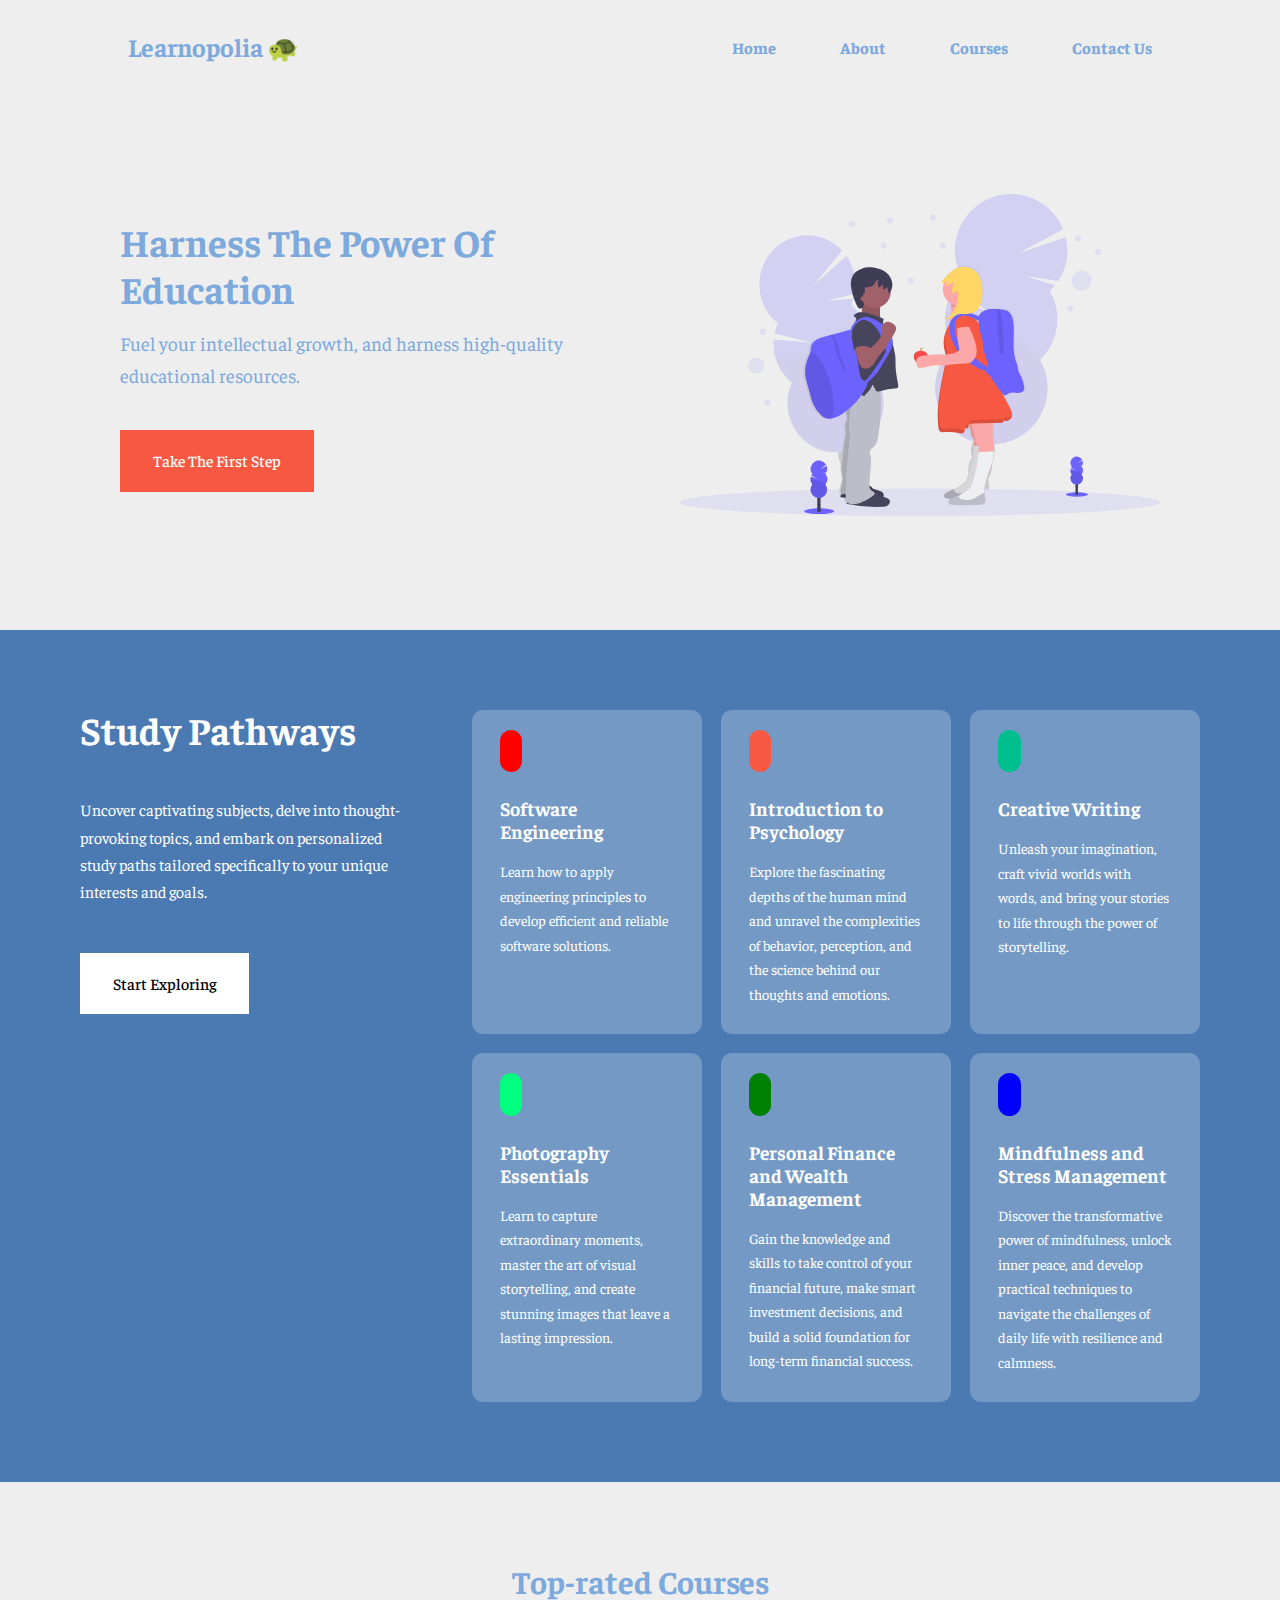
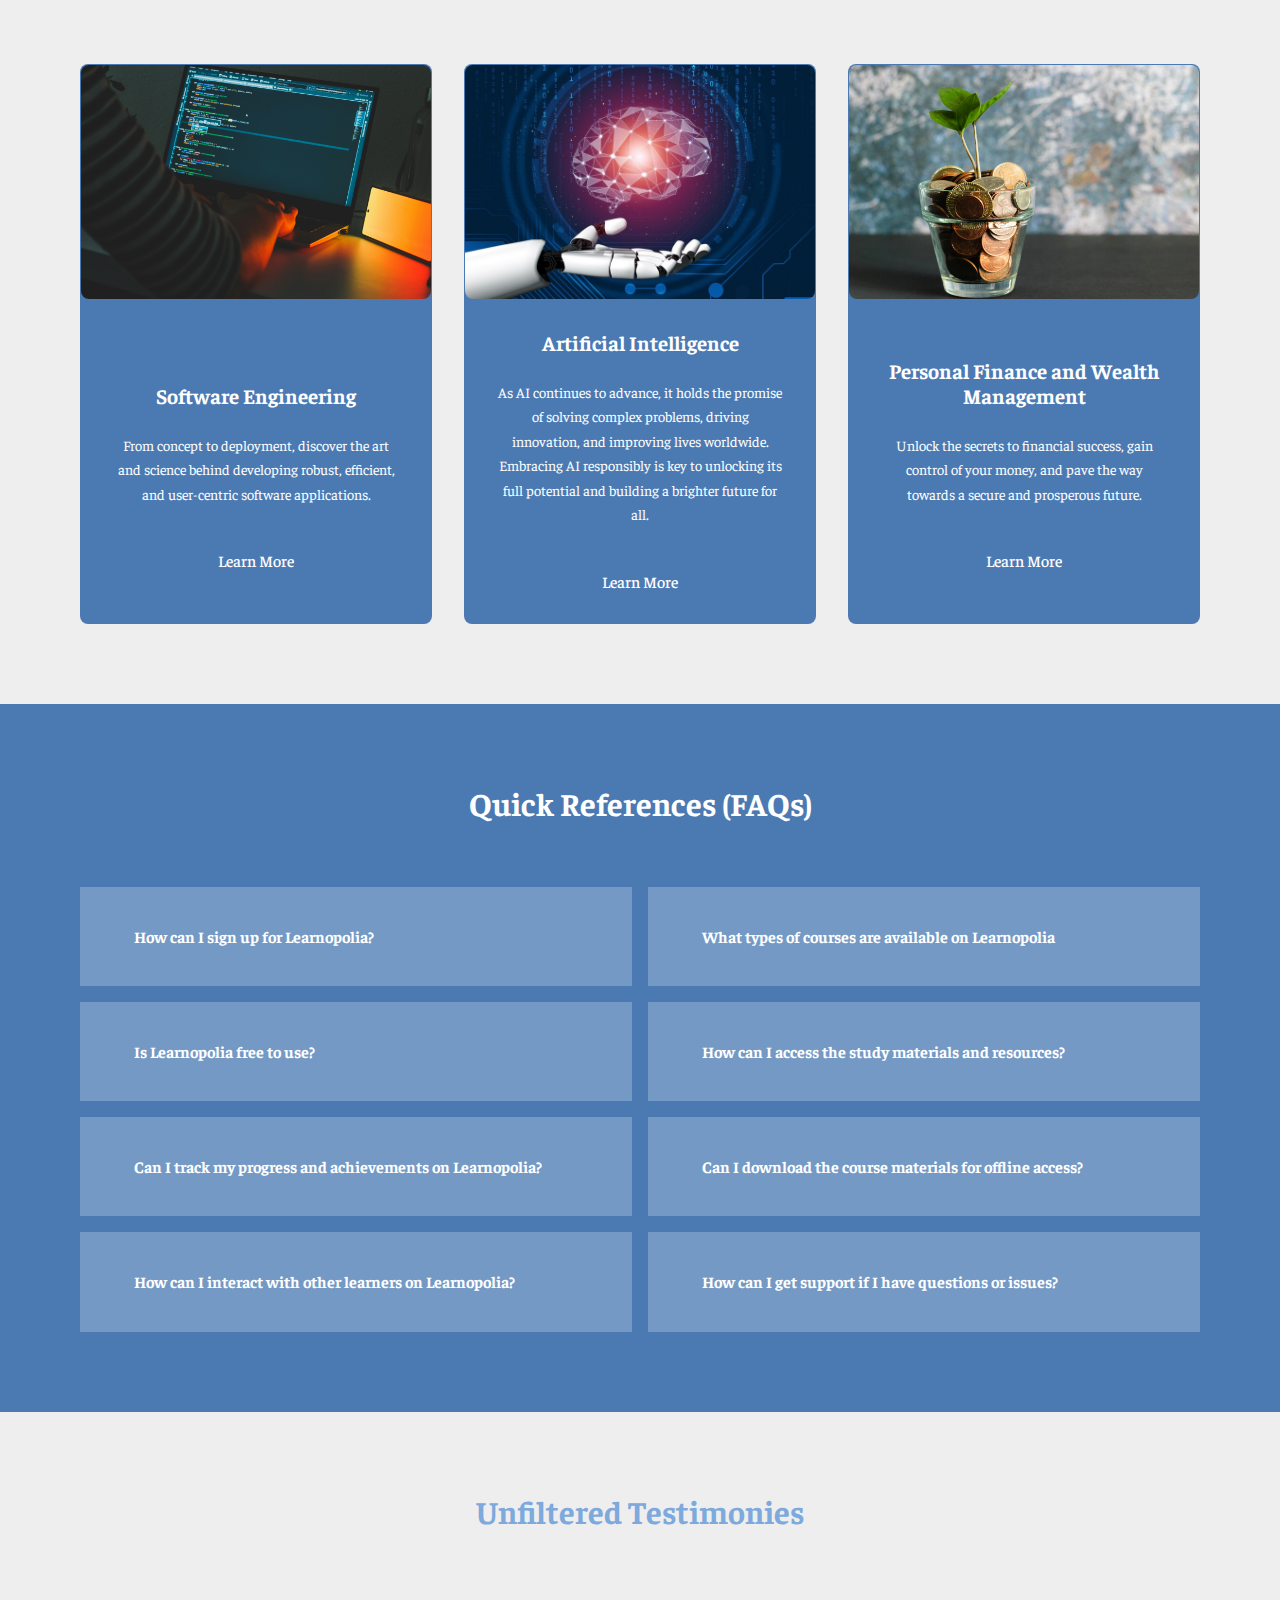
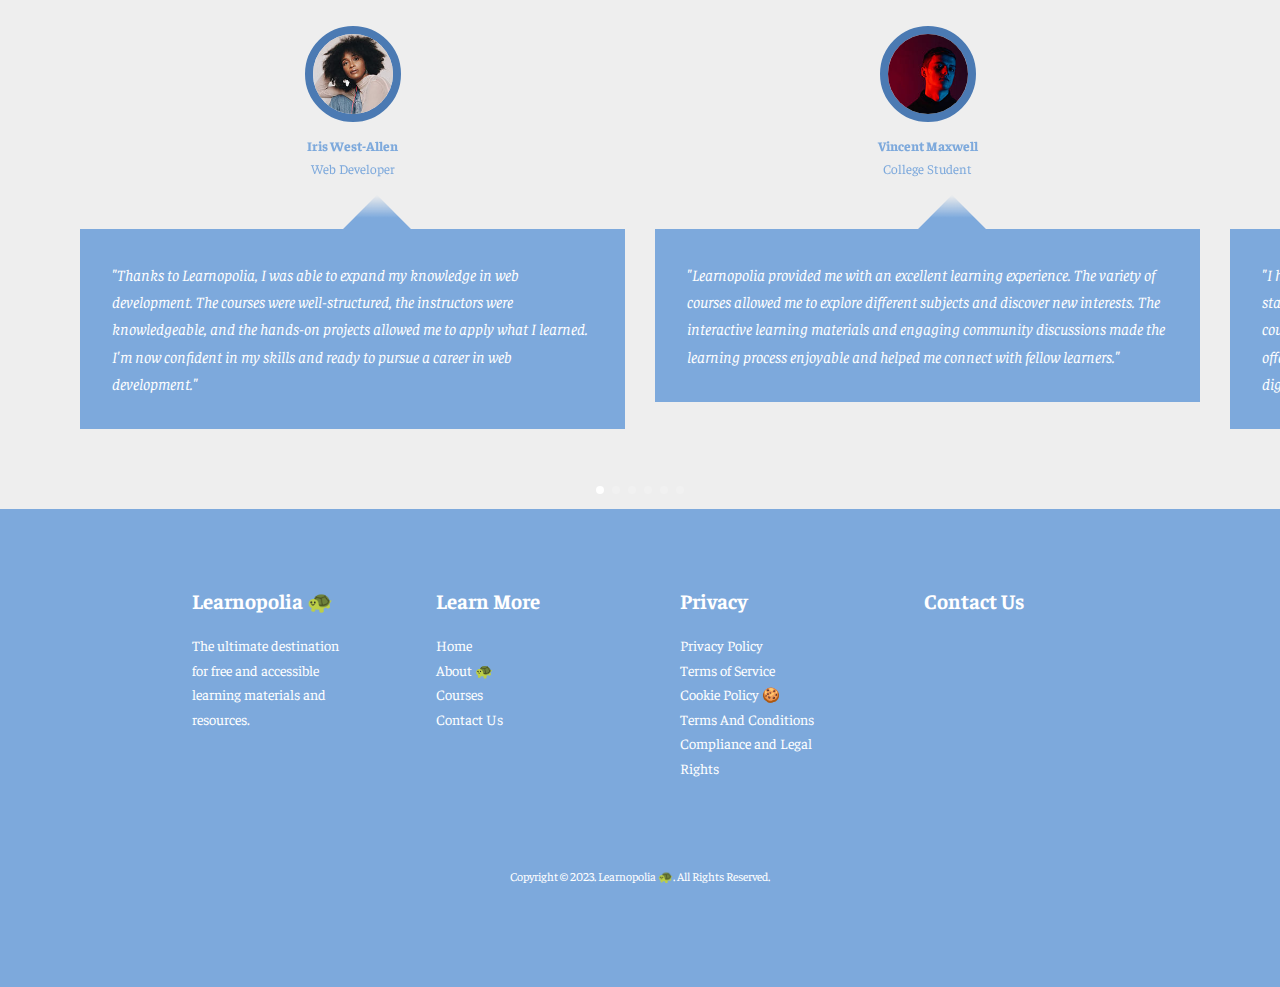
<file: index.html>
<!DOCTYPE html>
<html lang="en">
  <head>
    <meta charset="utf-8" />
    <meta http-equiv="X-UA-Compatible" content="IE=edge" />
    <meta name="viewport" content="width=device-width, initial-scale=1.0" />
    <title>Learnopolia 🐢</title>

    <!-- Home Page Logo -->
    <link
      rel="icon"
      href="images/website-logo/home-page/PNG.png"
      type="image/png"
    />

    <!-- Link style.css -->
    <link rel="stylesheet" href="css/style.css" />

    <!-- ICONSCOUT CDN -->
    <link
      rel="stylesheet"
      href="https://unicons.iconscout.com/release/v2.1.6/css/unicons.css"
    />

    <!-- GOOGLE FONT (Faustina) -->
    <link rel="preconnect" href="https://fonts.googleapis.com" />
    <link rel="preconnect" href="https://fonts.gstatic.com" crossorigin />
    <link
      href="https://fonts.googleapis.com/css2?family=Faustina:wght@300;400;500;600;700;800&display=swap"
      rel="stylesheet"
    />

    <!-- Swiper.js CDN -->
    <link
      rel="stylesheet"
      href="https://cdn.jsdelivr.net/npm/swiper@9/swiper-bundle.min.css"
    />

    <!-- Adding background texture -->
    <!-- <style>
      body {
        background-image: url("/images/bg-texture.png");
      }
    </style> -->
  </head>

  <body>
    <!-- NAVIGATION BAR -->
    <nav>
      <div class="container nav__container">
        <a href="/">
          <h3>Learnopolia 🐢</h3>
        </a>
        <ul class="nav__menu" id="page-font">
          <li><a href="/">Home</a></li>
          <li><a href="/about">About</a></li>
          <li><a href="/courses">Courses</a></li>
          <li><a href="/contact">Contact Us</a></li>
        </ul>
        <button id="open-menu-btn"><i class="uil uil-bars"></i></button>
        <button id="close-menu-btn">
          <i class="uil uil-times-square"></i>
        </button>
      </div>
    </nav>

    <!-- HEADER -->
    <header>
      <div class="header__content">
        <h1>Harness The Power Of Education</h1>
        <p>
          Fuel your intellectual growth, and harness high-quality educational
          resources.
        </p>
        <a href="/login" class="btn btn-primary">Take The First Step</a>
      </div>
      <div class="header__content">
        <img src="images/index_header.svg" />
      </div>
      <!-- <div class="container header__container">
        
      </div> -->
    </header>

    <section class="categories">
      <div class="categories__container">
        <div class="categories__left">
          <h1>Study Pathways</h1>
          <p>
            Uncover captivating subjects, delve into thought-provoking topics,
            and embark on personalized study paths tailored specifically to your
            unique interests and goals.
          </p>
          <a href="/login" class="btn">Start Exploring</a>
        </div>

        <div class="categories__right">
          <article class="category">
            <span class="category__icon"
              ><i class="uil uil-desktop-cloud-alt"></i
            ></span>
            <h5>Software Engineering</h5>
            <p>
              Learn how to apply engineering principles to develop efficient and
              reliable software solutions.
            </p>
          </article>

          <article class="category">
            <span class="category__icon"><i class="uil uil-brain"></i></span>
            <h5>Introduction to Psychology</h5>
            <p>
              Explore the fascinating depths of the human mind and unravel the
              complexities of behavior, perception, and the science behind our
              thoughts and emotions.
            </p>
          </article>

          <article class="category">
            <span class="category__icon"><i class="uil uil-edit"></i></span>
            <h5>Creative Writing</h5>
            <p>
              Unleash your imagination, craft vivid worlds with words, and bring
              your stories to life through the power of storytelling.
            </p>
          </article>

          <article class="category">
            <span class="category__icon"
              ><i class="uil uil-camera-plus"></i
            ></span>
            <h5>Photography Essentials</h5>
            <p>
              Learn to capture extraordinary moments, master the art of visual
              storytelling, and create stunning images that leave a lasting
              impression.
            </p>
          </article>

          <article class="category">
            <span class="category__icon"
              ><i class="uil uil-credit-card-search"></i
            ></span>
            <h5>Personal Finance and Wealth Management</h5>
            <p>
              Gain the knowledge and skills to take control of your financial
              future, make smart investment decisions, and build a solid
              foundation for long-term financial success.
            </p>
          </article>

          <article class="category">
            <span class="category__icon"
              ><i class="uil uil-heart-medical"></i
            ></span>
            <h5>Mindfulness and Stress Management</h5>
            <p>
              Discover the transformative power of mindfulness, unlock inner
              peace, and develop practical techniques to navigate the challenges
              of daily life with resilience and calmness.
            </p>
          </article>
        </div>
      </div>
    </section>

    <!-- SECTION FOR POPULAR COURSES -->
    <section class="courses">
      <h2>Top-rated Courses</h2>
      <div class="courses__container">
        <!-- First course -->
        <article class="course">
          <div class="course__image">
            <img src="images/software.jpg" />
          </div>
          <div class="course__info">
            <h4>Software Engineering</h4>
            <p>
              From concept to deployment, discover the art and science behind
              developing robust, efficient, and user-centric software
              applications.
            </p>
            <a href="/login" class="btn btn-primary">Learn More</a> <!-- https://www.alxafrica.com/ -->
          </div>
        </article>

        <!-- Second course -->
        <article class="course">
          <div class="course__image">
            <img src="images/ai.jpg" />
          </div>
          <div class="course__info">
            <h4>Artificial Intelligence</h4>
            <p>
              As AI continues to advance, it holds the promise of solving complex problems, driving innovation,
              and improving lives worldwide. Embracing AI responsibly is key to unlocking its full potential
              and building a brighter future for all.
            </p>
            <a href="/login" class="btn btn-primary" target="_blank">Learn More</a> <!-- https://www.alxafrica.com/programme/career-ready-skills-training/ -->
          </div>
        </article>

        <!-- Third course -->
        <article class="course">
          <div class="course__image">
            <img src="images/finance.jpg" />
          </div>
          <div class="course__info">
            <h4>Personal Finance and Wealth Management</h4>
            <p>
              Unlock the secrets to financial success, gain control of your
              money, and pave the way towards a secure and prosperous future.
            </p>
            <a href="/login" class="btn btn-primary" target="_blank">Learn More</a> <!-- https://www.udemy.com/topic/personal-finance/ -->
          </div>
        </article>
      </div>
    </section>

    <!-- FREQUENTLY ASKED QUESTIONS -->
    <section class="faqs">
      <h2>Quick References (FAQs)</h2>
      <div class="faqs__container">
        <!-- First FAQ-->
        <article class="faq">
          <div class="faq__icon"><i class="uil uil-plus"></i></div>
          <div class="question__answer">
            <h4>How can I sign up for Learnopolia?</h4>
            <p>
              Signing up for Learnopolia is easy! Simply click on the "Sign Up"
              button and follow the prompts to create your account using your
              email.
            </p>
          </div>
        </article>

        <!-- Second FAQ-->
        <article class="faq">
          <div class="faq__icon"><i class="uil uil-plus"></i></div>
          <div class="question__answer">
            <h4>What types of courses are available on Learnopolia</h4>
            <p>
              Learnopolia offers a wide range of courses covering various
              subjects, including technology, arts, business, languages, and
              more. You'll find something to suit your interests and learning
              goals.
            </p>
          </div>
        </article>

        <!-- Third FAQ-->
        <article class="faq">
          <div class="faq__icon"><i class="uil uil-plus"></i></div>
          <div class="question__answer">
            <h4>Is Learnopolia free to use?</h4>
            <p>
              Yes, Learnopolia is completely free to use. We believe in
              providing accessible and affordable education for all.
            </p>
          </div>
        </article>

        <!-- Fourth FAQ-->
        <article class="faq">
          <div class="faq__icon"><i class="uil uil-plus"></i></div>
          <div class="question__answer">
            <h4>How can I access the study materials and resources?</h4>
            <p>
              Once you sign up and enroll in a course, you'll have access to the
              study materials and resources within the course dashboard. You can
              conveniently access them anytime, anywhere, from any device with
              an internet connection.
            </p>
          </div>
        </article>

        <!-- Fifth FAQ-->
        <article class="faq">
          <div class="faq__icon"><i class="uil uil-plus"></i></div>
          <div class="question__answer">
            <h4>Can I track my progress and achievements on Learnopolia?</h4>
            <p>
              Absolutely! Learnopolia provides progress tracking and achievement
              badges to help you monitor your learning journey. You can see your
              course progress, completed modules, and earn badges as you reach
              milestones.
            </p>
          </div>
        </article>

        <!-- Sixth FAQ-->
        <article class="faq">
          <div class="faq__icon"><i class="uil uil-plus"></i></div>
          <div class="question__answer">
            <h4>Can I download the course materials for offline access?</h4>
            <p>
              Yes, on Learnopolia, you have the option to download certain
              course materials for offline access. Look for the download button
              next to the resources or lectures that are available for offline
              viewing.
            </p>
          </div>
        </article>

        <!-- Seventh FAQ-->
        <article class="faq">
          <div class="faq__icon"><i class="uil uil-plus"></i></div>
          <div class="question__answer">
            <h4>How can I interact with other learners on Learnopolia?</h4>
            <p>
              Learnopolia encourages an interactive learning environment. You
              can engage with other learners through discussion forums,
              course-specific chat groups, and community boards where you can
              share insights, ask questions, and collaborate with fellow
              learners.
            </p>
          </div>
        </article>

        <!-- Eighth FAQ-->
        <article class="faq">
          <div class="faq__icon"><i class="uil uil-plus"></i></div>
          <div class="question__answer">
            <h4>How can I get support if I have questions or issues?</h4>
            <p>
              If you have any questions or encounter any issues, our support
              team is here to help! You can reach out to us through the "Contact
              Us" page or send an email to our support email address. We'll
              respond to you promptly and assist you in any way we can.
            </p>
          </div>
        </article>
      </div>
    </section>

    <!-- UNFILTERED TESTIMONIES-->
    <section class="user__container mySwiper">
      <h2>Unfiltered Testimonies</h2>
      <div class="swiper-wrapper">
        <!-- First Success Story -->
        <article class="user swiper-slide">
          <div class="avatar">
            <img src="images/users/iris.jpg" />
          </div>
          <div class="user__info">
            <h5><strong>Iris West-Allen</strong></h5>
            <small>Web Developer</small>
          </div>
          <div class="user__body">
            <p>
              <em>
                "Thanks to Learnopolia, I was able to expand my knowledge in web
                development. The courses were well-structured, the instructors
                were knowledgeable, and the hands-on projects allowed me to
                apply what I learned. I'm now confident in my skills and ready
                to pursue a career in web development."
              </em>
            </p>
          </div>
        </article>

        <!-- Second Success Story -->
        <article class="user swiper-slide">
          <div class="avatar">
            <img src="images/users/vincent.jpg" />
          </div>
          <div class="user__info">
            <h5><strong>Vincent Maxwell</strong></h5>
            <small>College Student</small>
          </div>
          <div class="user__body">
            <p>
              <em>
                "Learnopolia provided me with an excellent learning experience.
                The variety of courses allowed me to explore different subjects
                and discover new interests. The interactive learning materials
                and engaging community discussions made the learning process
                enjoyable and helped me connect with fellow learners."
              </em>
            </p>
          </div>
        </article>

        <!-- Third Success Story-->
        <article class="user swiper-slide">
          <div class="avatar">
            <img src="images/users/michael.jpg" />
          </div>
          <div class="user__info">
            <h5><strong>Michael Wazowsky</strong></h5>
            <small>Digital Marketer</small>
          </div>
          <div class="user__body">
            <p>
              <em>
                "I had always been interested in digital marketing but didn't
                know where to start. Learnopolia's digital marketing course was
                a game-changer for me. The course covered all the essential
                topics, provided practical insights, and even offered industry
                certifications. Thanks to Learnopolia, I'm now confident in my
                digital marketing skills and ready to pursue my passion."
              </em>
            </p>
          </div>
        </article>

        <!-- Fourth Success Story -->
        <article class="user swiper-slide">
          <div class="avatar">
            <img src="images/users/aisha.jpg" />
          </div>
          <div class="user__info">
            <h5>
              <strong>Aisha Baali</strong>
            </h5>
            <small>Entrepreneur</small>
          </div>
          <div class="user__body">
            <p>
              <em>
                "I was looking to enhance my leadership skills, and
                Learnopolia's leadership development courses exceeded my
                expectations. The comprehensive modules, interactive
                simulations, and expert-led discussions provided valuable
                insights and practical strategies. Learnopolia empowered me to
                become a more effective leader in my professional and personal
                life."
              </em>
            </p>
          </div>
        </article>

        <!-- Fifth Success Story -->
        <article class="user swiper-slide">
          <div class="avatar">
            <img src="images/users/lisa.jpg" />
          </div>
          <div class="user__info">
            <h5><strong>Lisa Bennoist</strong></h5>
            <small>High-School Student</small>
          </div>
          <div class="user__body">
            <p>
              <em>
                "Learnopolia provided me with an excellent learning experience.
                The variety of courses allowed me to explore different subjects
                and discover new interests. The interactive learning materials
                and engaging community discussions made the learning process
                enjoyable and helped me connect with fellow learners."
              </em>
            </p>
          </div>
        </article>

        <!-- Sixth Success Story-->
        <article class="user swiper-slide">
          <div class="avatar">
            <img src="images/users/lazolia.jpg" />
          </div>
          <div class="user__info">
            <h5><strong>Lazolia</strong></h5>
            <small>Student</small>
          </div>
          <div class="user__body">
            <p>
              <em>
                "Learnopolia transformed my language learning experience. The
                interactive lessons, engaging exercises, and personalized
                feedback from instructors helped me improve my fluency and
                confidence in a foreign language. Learnopolia provided a
                supportive and immersive environment that made language learning
                both effective and enjoyable."
              </em>
            </p>
          </div>
        </article>

        <!-- Seventh Success Story -->
        <article class="user swiper-slide">
          <div class="avatar">
            <img src="images/users/precious.jpg" />
          </div>
          <div class="user__info">
            <h5><strong>Precious</strong></h5>
            <small>Mother</small>
          </div>
          <div class="user__body">
            <p>
              <em>
                "Learnopolia has been a game-changer for my homeschooling
                journey. The platform offers a wide range of grade-level courses
                with engaging content and interactive exercises. It has made
                learning fun and interactive for my children, providing them
                with a well-rounded education across various subjects.
                Learnopolia has become an invaluable resource for our homeschool
                curriculum."
              </em>
            </p>
          </div>
        </article>
      </div>

      <!-- ADDING swiper.js pagination -->
      <div class="swiper-pagination"></div>
    </section>

    <!--Linking the JavaScript file index.js -->
    <script src="index.js"></script>

    <!-- Adding swiper.js for Unfiltered Testimonies -->
    <script src="https://cdn.jsdelivr.net/npm/swiper@9/swiper-bundle.min.js"></script>

    <!-- Initialize Swiper -->
    <script>
      var swiper = new Swiper(".mySwiper", {
        slidesPerView: 1,
        spaceBetween: 30,
        pagination: {
          el: ".swiper-pagination",
          clickable: true,
        },
        // when window width is >= 600px (mobile phones)
        breakpoints: {
          600: {
            slidesPerView: 2,
          },
        },
      });
    </script>

    <!-- Footer -->
    <footer class="footer">
      <div class="container footer__container">
        <!-- Footer 1 -->
        <div class="footer__1">
          <a href="/" class="footer__logo">
            <h4>Learnopolia 🐢</h4>
          </a>
          <p>
            The ultimate destination for free and accessible learning materials
            and resources.
          </p>
        </div>

        <!-- Footer 2 -->
        <div class="footer__2">
          <h4>Learn More</h4>
          <ul class="permalinks">
            <li><a href="/">Home</a></li>
            <li><a href="/about">About 🐢</a></li>
            <li><a href="/courses">Courses</a></li>
            <li><a href="/contact">Contact Us</a></li>
          </ul>
        </div>

        <!-- Footer 3 -->
        <div class="footer__3">
          <h4>Privacy</h4>
          <ul class="privacy">
            <li><a href="/">Privacy Policy</a></li>
            <li><a href="/">Terms of Service</a></li>
            <li><a href="/">Cookie Policy 🍪</a></li>
            <li><a href="/">Terms And Conditions</a></li>
            <li><a href="/">Compliance and Legal Rights</a></li>
          </ul>
        </div>

        <!-- Footer 4 -->
        <div class="footer__4">
          <h4>Contact Us</h4>
          <div>
            <ul class="footer__socials">
              <li>
                <!-- GMail -->
                <a href="mailto:learnopolia@gmail.com" target="_blank">
                  <i class="uil uil-envelope"></i>
                  <!-- GMail -->
                </a>
              </li>
              <!-- WhatsApp -->
              <li>
                <a
                  href="https://api.whatsapp.com/send?phone=2348139720259"
                  target="_blank"
                >
                  <i class="uil uil-whatsapp"></i>
                  <!-- WhatsApp -->
                </a>
              </li>
              <!-- Telephone -->
              <li>
                <a href="tel:+2348139720259" target="_blank">
                  <i class="uil uil-phone-volume"></i>
                  <!-- Phone -->
                </a>
              </li>
              <!-- Twitter -->
              <li>
                <a href="https://twitter.com/learnopolia/" target="_blank">
                  <i class="uil uil-twitter"></i>
                  <!-- Twitter -->
                </a>
              </li>
              <!-- GitHub -->
              <li>
                <a href="https://github.com/learnopolia/" target="_blank">
                  <i class="uil uil-github"></i>
                  <!--GitHub-->
                </a>
              </li>
            </ul>
          </div>
        </div>
      </div>

      <!-- Copyright -->
      <div class="footer__copyright">
        <small
          >Copyright &copy; 2023. Learnopolia 🐢. All Rights Reserved.</small
        >
      </div>
    </footer>
  </body>
</html>
</file>
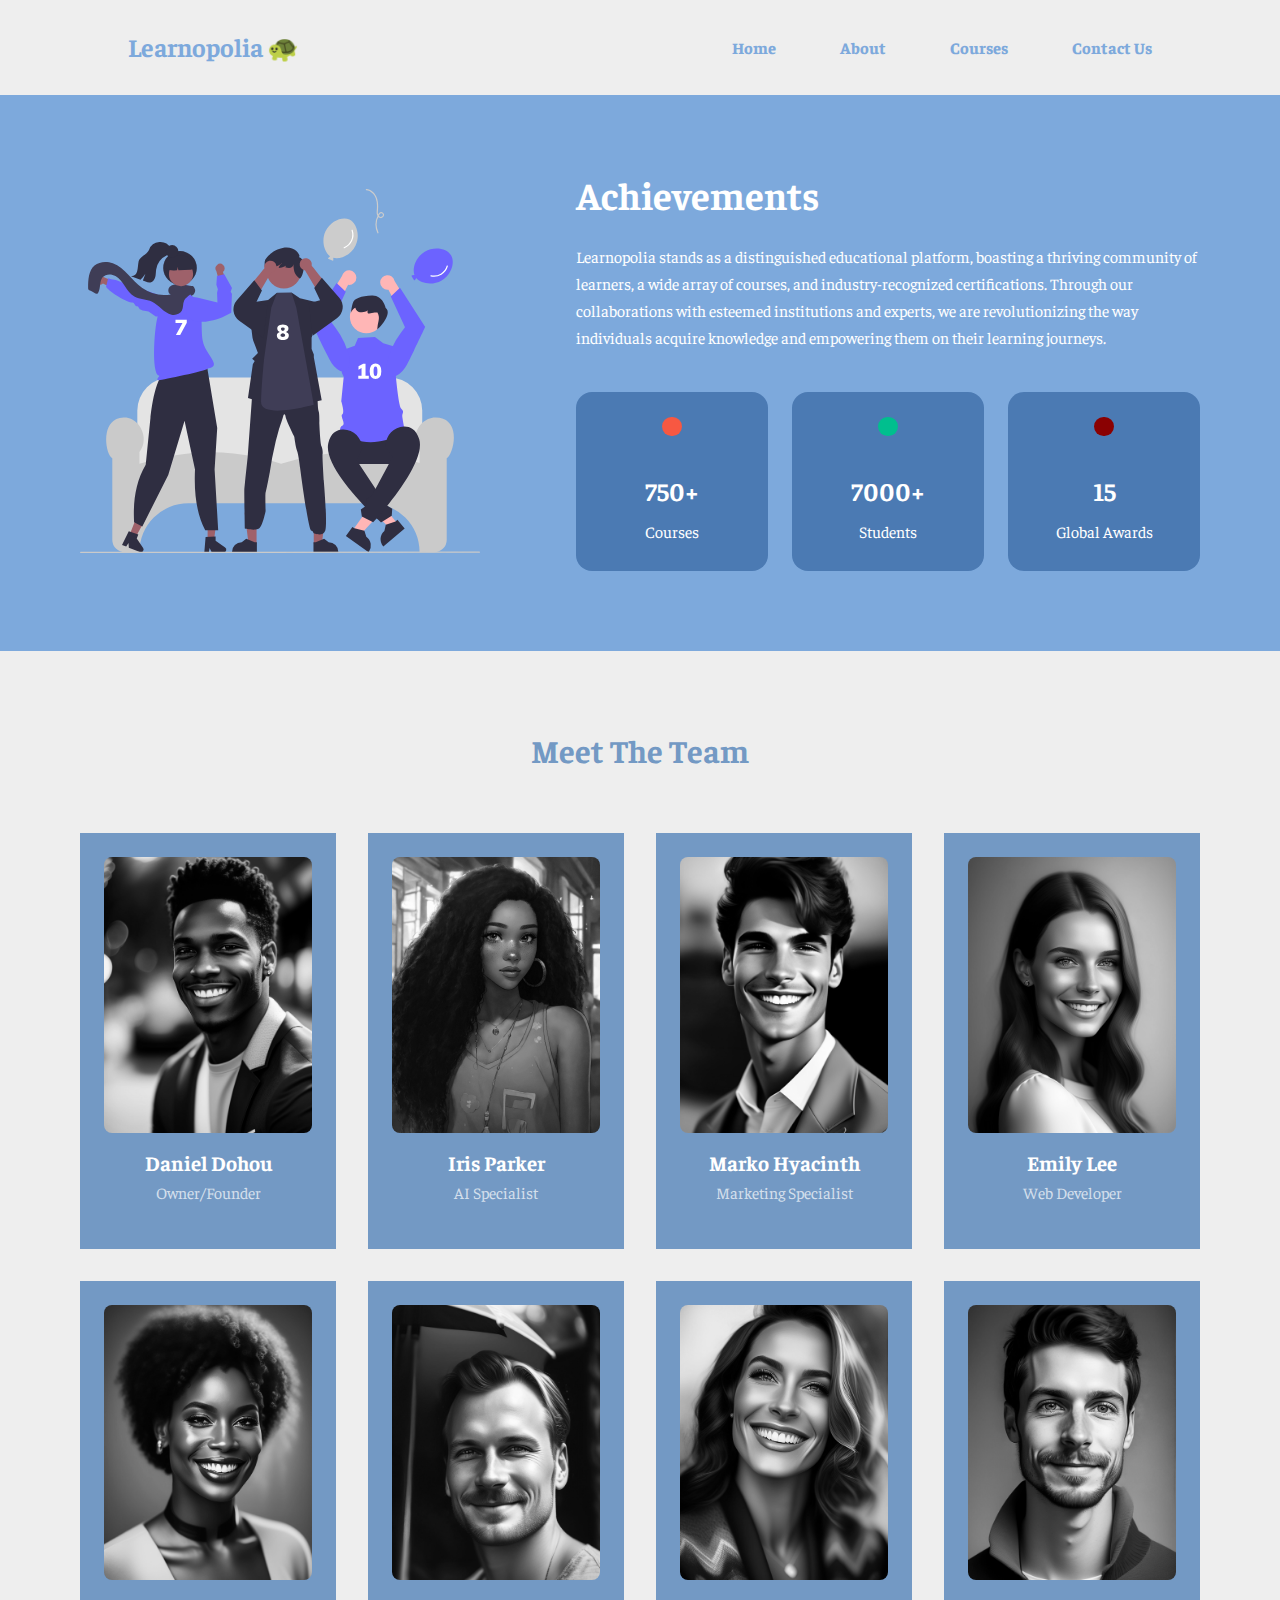
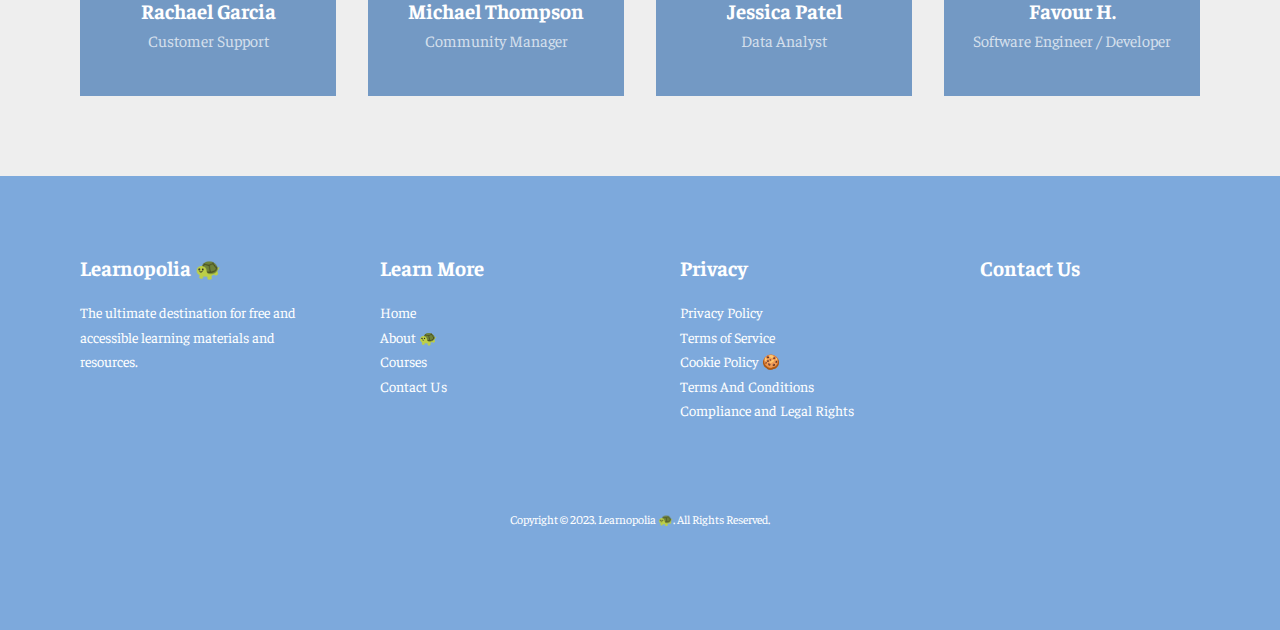
<file: about.html>
<!DOCTYPE html>
<html lang="en">
  <head>
    <meta charset="utf-8" />
    <meta http-equiv="X-UA-Compatible" content="IE=edge" />
    <meta name="viewport" content="width=device-width, initial-scale=1.0" />
    <title>Who We Are</title>

    <!-- About Page Logo -->
    <link
      rel="icon"
      href="images/website-logo/about-page/JPG.jpg"
      type="image/jpg"
    />

    <!-- Link style.css -->
    <link rel="stylesheet" href="css/style.css" />

    <!-- Link about.css -->
    <link rel="stylesheet" href="css/about.css" />

    <!-- ICONSCOUT CDN -->
    <link
      rel="stylesheet"
      href="https://unicons.iconscout.com/release/v2.1.6/css/unicons.css"
    />

    <!-- GOOGLE FONT (Faustina) -->
    <link rel="preconnect" href="https://fonts.googleapis.com" />
    <link rel="preconnect" href="https://fonts.gstatic.com" crossorigin />
    <link
      href="https://fonts.googleapis.com/css2?family=Faustina:wght@300;400;500;600;700;800&display=swap"
      rel="stylesheet"
    />

    <script defer src="index.js"></script>
  </head>

  <body>
    <!-- NAVIGATION BAR -->
    <nav>
      <div class="container nav__container">
        <a href="/">
          <h3>Learnopolia 🐢</h3>
        </a>
        <ul class="nav__menu" id="page-font">
          <li><a href="/">Home</a></li>
          <li><a href="/about">About</a></li>
          <li><a href="/courses">Courses</a></li>
          <!-- You can come back to edit this -->
          <li><a href="/contact">Contact Us</a></li>
        </ul>
        <button id="open-menu-btn"><i class="uil uil-bars"></i></button>
        <button id="close-menu-btn">
          <i class="uil uil-times-square"></i>
        </button>
      </div>
    </nav>

    <!-- ACHIEVEMENTS SECTION -->
    <section class="about__achievements">
      <!-- First Achievement -->
      <div class="about__container about__container--1">
        <!-- Add Achievements Image-->
        <img src="images/achievements.svg" />
      </div>
      <div class="about__container about__container--2">
        <h1>Achievements</h1>
        <p>
          Learnopolia stands as a distinguished educational platform, boasting a
          thriving community of learners, a wide array of courses, and
          industry-recognized certifications. Through our collaborations with
          esteemed institutions and experts, we are revolutionizing the way
          individuals acquire knowledge and empowering them on their learning
          journeys.
        </p>

        <!-- Achievement Cards -->
        <div class="achievements__cards">
          <!-- First Card -->
          <article class="achievement__card">
            <span class="achievement__icon">
              <i class="uil uil-video"></i>
            </span>
            <h3>750+</h3>
            <p>Courses</p>
          </article>

          <!-- Second Card -->
          <article class="achievement__card">
            <span class="achievement__icon">
              <i class="uil uil-book-reader"></i>
            </span>
            <h3>7000+</h3>
            <p>Students</p>
          </article>

          <!-- Third Card -->
          <article class="achievement__card">
            <span class="achievement__icon">
              <i class="uil uil-award"></i>
            </span>
            <h3>15</h3>
            <p>Global Awards</p>
          </article>
        </div>
      </div>

      <!-- <div class="container about__achievements-container">
            </div> -->
    </section>

    <!-- Learnopolia Team -->
    <section class="team">
      <h2>Meet The Team</h2>
      <!-- First Team Member -->
      <div class="team__container">
        <article class="team__member">
          <div class="team__member-image">
            <img src="images/team/Daniel.JPG" />
          </div>
          <div class="team__member-info">
            <h4>Daniel Dohou</h4>
            <p>Owner/Founder</p>
          </div>
          <!--
                    <div class="team__member-socials">
                        <a href="https://github.com/dohoudaniel/" target="_blank">
                            <i class="uil uil-github-alt"></i>
                        </a>
                    </div> -->
        </article>

        <!-- Second Team Member -->
        <article class="team__member">
          <div class="team__member-image">
            <img src="images/team/Mia.jpg" />
          </div>
          <div class="team__member-info">
            <h4>Iris Parker</h4>
            <p>AI Specialist</p>
          </div>
          <!--
                    <div class="team__member-socials">
                        <a href="mailto:dohoudanielfavour@gmail.com" target="_blank">
                            <i class="uil uil-envelope-bookmark"></i>
                        </a>
                    </div>
                    -->
        </article>

        <!-- Third Team Member -->
        <article class="team__member">
          <div class="team__member-image">
            <img src="images/team/Marko.jpg" />
          </div>
          <div class="team__member-info">
            <h4>Marko Hyacinth</h4>
            <p>Marketing Specialist</p>
          </div>
          <!--
                    <div class="team__member-socials">
                        <a href="https://instagram.com/dohoudanielfavour/" target="_blank">
                            <i class="uil uil-instagram"></i>
                        </a>
                    </div>
                    -->
        </article>

        <!-- Fourth Team Member -->
        <article class="team__member">
          <div class="team__member-image">
            <img src="images/team/Emily.jpg" />
          </div>
          <div class="team__member-info">
            <h4>Emily Lee</h4>
            <p>Web Developer</p>
          </div>
          <!--
                    <div class="team__member-socials">
                        <a href="https://twitter.com/dohoudaniel10/" target="_blank">
                            <i class="uil uil-twitter-alt"></i>
                        </a>
                    </div>
                    -->
        </article>

        <!-- Fifth Team Member -->
        <article class="team__member">
          <div class="team__member-image">
            <img src="images/team/Rachael.jpg" />
          </div>
          <div class="team__member-info">
            <h4>Rachael Garcia</h4>
            <p>Customer Support</p>
          </div>
          <!--
                    <div class="team__member-socials">
                        <a href="tel:+2348139720259" target="_blank">
                            <i class="uil uil-phone-volume"></i>
                        </a>
                    </div>
                    -->
        </article>

        <!-- Sixth Team Member -->
        <article class="team__member">
          <div class="team__member-image">
            <img src="images/team/Michael.jpg" />
          </div>
          <div class="team__member-info">
            <h4>Michael Thompson</h4>
            <p>Community Manager</p>
          </div>
          <!--
                    <div class="team__member-socials">
                        <a href="https://api.whatsapp.com/send?phone=2348139720259" target="_blank">
                            <i class="uil uil-whatsapp"></i>
                        </a>
                    </div>
                    -->
        </article>

        <!-- Seventh Team Member -->
        <article class="team__member">
          <div class="team__member-image">
            <img src="images/team/Jessica.jpg" />
          </div>
          <div class="team__member-info">
            <h4>Jessica Patel</h4>
            <p>Data Analyst</p>
          </div>
          <!--
                    <div class="team__member-socials">
                        <a href="https://twitter.com/learnopolia/" target="_blank">
                            <i class="uil uil-twitter-alt"></i>
                        </a>
                    </div>
                    -->
        </article>

        <!-- Eight Team Member -->
        <article class="team__member">
          <div class="team__member-image">
            <img src="images/team/Favour.png" />
          </div>
          <div class="team__member-info">
            <h4>Favour H.</h4>
            <p>Software Engineer / Developer</p>
          </div>
          <!--
                    <div class="team__member-socials">
                        <a href="https://www.linkedin.com/in/daniel-dohou-1435aa23b/" target="_blank">
                            <i class="uil uil-linkedin-alt"></i>
                        </a>
                    </div>
                    -->
        </article>
      </div>
    </section>

    <!-- Footer -->
    <footer class="footer">
      <div class="footer__container">
        <!-- Footer 1 -->
        <div class="footer__1">
          <a href="/" class="footer__logo">
            <h4>Learnopolia 🐢</h4>
          </a>
          <p>
            The ultimate destination for free and accessible learning materials
            and resources.
          </p>
        </div>

        <!-- Footer 2 -->
        <div class="footer__2">
          <h4>Learn More</h4>
          <ul class="permalinks">
            <li><a href="/">Home</a></li>
            <li><a href="/about">About 🐢</a></li>
            <li><a href="/courses">Courses</a></li>
            <li><a href="/contact">Contact Us</a></li>
          </ul>
        </div>

        <!-- Footer 3 -->
        <div class="footer__3">
          <h4>Privacy</h4>
          <ul class="privacy">
            <li><a href="/">Privacy Policy</a></li>
            <li><a href="/">Terms of Service</a></li>
            <li><a href="/">Cookie Policy 🍪</a></li>
            <li><a href="/">Terms And Conditions</a></li>
            <li><a href="/">Compliance and Legal Rights</a></li>
          </ul>
        </div>

        <!-- Footer 4 -->
        <div class="footer__4">
          <h4>Contact Us</h4>
          <div>
            <ul class="footer__socials">
              <li>
                <!-- GMail -->
                <a href="mailto:learnopolia@gmail.com" target="_blank">
                  <i class="uil uil-envelope"></i>
                  <!-- GMail -->
                </a>
              </li>
              <!-- WhatsApp -->
              <li>
                <a
                  href="https://api.whatsapp.com/send?phone=2348139720259"
                  target="_blank"
                >
                  <i class="uil uil-whatsapp"></i>
                  <!-- WhatsApp -->
                </a>
              </li>
              <!-- Telephone -->
              <li>
                <a href="tel:+2348139720259" target="_blank">
                  <i class="uil uil-phone-volume"></i>
                  <!-- Phone -->
                </a>
              </li>
              <!-- Twitter -->
              <li>
                <a href="https://twitter.com/learnopolia/" target="_blank">
                  <i class="uil uil-twitter"></i>
                  <!-- Twitter -->
                </a>
              </li>
              <li>
                <a href="https://github.com/learnopolia/" target="_blank">
                  <i class="uil uil-github"></i>
                  <!--GitHub-->
                </a>
              </li>
            </ul>
          </div>
        </div>
      </div>

      <!-- Copyright -->
      <div class="footer__copyright">
        <small
          >Copyright &copy; 2023. Learnopolia 🐢. All Rights Reserved.</small
        >

        <!-- The Registered sign -->
        <!-- <span class="registered">&reg;</span> -->
      </div>
    </footer>

    <!--Linking the JavaScript file index.js -->
    <script src="index.js"></script>
  </body>
</html>
</file>
<file: css/about.css>
/* Debugging with ChatGPT */
body {
  overflow-x: hidden;
  width: 100%;
}
/*
* {
    margin: 0;
    padding: 0;
}
*/

/* @@@@@@@  Achievements Section @@@@@@@ */
.about__achievements {
  margin-top: 5.7rem;
  background-color: var(--color-primary-light);

  display: flex;
  justify-content: flex-start;
  align-items: center;
  gap: 3rem;
}

/* .about__achievements-container {
  display: grid;
  grid-template-columns: 40% 60%;
  gap: 6rem;
} */

.about__container {
  flex: 0 0 auto;
}

.about__container--1 {
  width: calc(40% - 3rem);
}

.about__container--2 {
  width: calc(60% - 3rem);
  margin-left: auto;
}

.about__container--2 > p {
  margin: 1.6rem 0 2.5rem;
}

.achievements__cards {
  display: grid;
  grid-template-columns: repeat(3, 1fr);
  gap: 1.5rem;
}

.achievement__card {
  background: var(--color-primary-dark);
  padding: 1.6rem;
  border-radius: 1rem;
  text-align: center;
  transition: var(--transition);
}

.achievement__card:hover {
  background: var(--color-primary-semi-light);
  box-shadow: 0 0 1.2rem rgba(0, 0, 0, 0.3);
}

.achievement__icon {
  background: var(--color-danger);
  padding: 0.6rem;
  border-radius: 1rem;
  display: inline-block;
  margin-bottom: 2rem;
  font-size: 2rem;
}

.achievement__card:nth-child(2) .achievement__icon {
  background: var(--color-success);
}

.achievement__card:nth-child(3) .achievement__icon {
  background: var(--color-primary);
}

.achievement__card p {
  margin-top: 0.75rem;
}

/* @@@@@@ TEAM @@@@@ */
.team {
  background: var(--color-primary-bg);
  /* box-shadow: 0 0 3rem rgba(0, 0, 0, 0.5); */
}

.team__container {
  display: grid;
  grid-template-columns: repeat(4, 1fr);
  gap: 2rem;
}

.team__member {
  padding: 1.5rem;
  background: var(--color-primary-semi-light);
  transition: var(--transparent);

  display: flex;
  flex-direction: column;
  justify-content: center;
  /* align-items: center; */
}

.team h2 {
  color: var(--color-primary-semi-light);
}

.team__member-image {
  width: 100%;
  height: 75%;
}

.team__member-image img {
  filter: saturate(0);
  border-radius: 0.5rem;
  transition: all 2s;

  display: block;
  width: 100%;
  height: 100%;
  object-fit: cover;
}

.team__member:hover img {
  filter: saturate(1);
  transform: scale(1.03);
}

.team__member-info {
  flex: 1;
  display: flex;
  align-items: center;
  justify-content: center;
  flex-direction: column;
  gap: 0.2rem;
}

.team__member-info * {
  text-align: center;
}

.team__member-info p {
  color: var(--color-light);
}

/* .team__member-socials {
  position: absolute;
  top: 50%;
  transform: translateY(-50%);
  right: -100%;
  flex-direction: column;
  background: var(--color-primary);
  border-radius: 1rem 0 0 1rem;
  box-shadow: -2rem 0 2rem rgba(0, 0, 0, 0.3);
  transition: var(--transition);
} */

.team__member:hover .team__member-socials {
  right: 0;
}

.team__member-socials a {
  padding: 1rem;
}

/* @@@@@  MEDIA QUERIES (Tablets) @@@@@ */
@media screen and (max-width: 1024px) {
  .about__achievements {
    flex-direction: column;
  }

  .about__container {
    width: 100%;
    text-align: center;
  }

  .team__container {
    grid-template-columns: repeat(3, 1fr);
    gap: 1.5rem;
  }

  .team__member {
    padding: 1rem;
  }
}

/* @@@@@  MEDIA QUERIES (Tablets) @@@@@ */
@media screen and (max-width: 600px) {
  .achievements__cards {
    grid-template-columns: 1fr;
    gap: 0.7rem;
  }

  .team__container {
    grid-template-columns: 1fr;
    gap: 1rem;
  }
}
</file>
<file: css/style.css>
@import url(reset.css);

.container {
  width: var(--container-width-lg);
  margin: 0 auto;
}

section {
  padding: 5rem; /* 1rem equals 16 pixels */
}

section h2 {
  text-align: center;
  margin-bottom: 4rem;
}

h1,
h2,
h3,
h4,
h5 {
  line-height: 1.2;
}

h1 {
  font-size: 2.4rem;
}

h2 {
  font-size: 2rem;
}

h3 {
  font-size: 1.6rem;
}

h4 {
  font-size: 1.3rem;
}

a {
  display: inline-block;
  color: white;
}

img {
  width: 100%;
  display: block;
  object-fit: cover;
}

.btn {
  display: inline-block;
  color: var(--color-black);
  background: var(--color-white);
  padding: 1rem 2rem;
  border: 1px solid transparent;
  font-weight: 500; /* Medium */
  transition: var(--transition);
}

/* Hover effect on buttons */
.btn:hover {
  background: transparent;
  color: var(--color-white); /* Color of text inside button */
  border-color: var(--color-white);
}

.btn-primary {
  background: var(--color-danger);
  color: var(--color-white); /* Color of text inside button */
}

/* == NAVBAR == */
nav {
  background-color: var(--color-primary-bg);
  width: 100vw;
  padding: 2rem 0;

  position: fixed;
  top: 0;
  z-index: 11;
}

nav a {
  color: var(--color-primary-light);
}

/* Change nav bar styles on scroll using JavaScript */
.window-scroll {
  background: var(--color-primary-bg);
  box-shadow: 0 1rem 2rem rgba(0, 0, 0, 0.2);
}

.nav__container {
  display: flex;
  justify-content: center;
  align-items: center;

  /* height: 100%; */
  font-weight: 800;
}

nav button {
  display: none;
}

.nav__menu {
  display: flex;
  align-items: center;
  gap: 4rem;
  margin-left: auto;
}

.nav__menu a {
  font-size: 1rem;
  transition: var(--transition);
}

.nav__menu a:hover {
  color: var(--color-primary-dark);
}

/* === HEADER === */
header {
  position: relative;
  overflow: hidden;

  padding: 10rem 5rem 5rem 5rem;
  min-height: 70vh;
  background-color: var(--color-primary-bg);
  color: var(--color-primary-light);

  display: flex;
  align-items: center;
  justify-content: center;
  gap: 5rem;
}

.header__content {
  flex: 0 0 auto;
  width: calc(50% - 5rem);
  height: 100%;
}

.header__content img {
  width: 100%;
  height: 100%;
  display: block;
  object-fit: cover;
}

.header__content p {
  font-size: 1.2rem;
  margin: 1rem 0 2.4rem;
}

header .btn:hover {
  color: #000;
  border: 1px solid var(--color-bg);
}

/* CATEGORIES */
.categories {
  background: var(--color-primary-dark);
  /* height: fit-content; Previously 29rem */ /* Other value was 54rem */

  display: flex;
  align-items: center;
  justify-content: center;
}

.categories h1 {
  line-height: 1;
  margin-bottom: 3rem;
}

.categories__container {
  display: grid;
  grid-template-columns: 35% 65%;
  gap: calc(5rem -4rem);
}

.categories__left {
  margin-right: 4rem;
}

.categories__left p {
  margin: 1rem 0 3rem;
}

.categories__right {
  display: grid;
  grid-template-columns: repeat(3, 1fr);
  gap: 1.2rem; /* Formerly 1.2rem */
}

.category {
  background: var(--color-primary-semi-light);
  padding: 1.75rem;
  border-radius: 0.7rem;
  transition: var(--transition);
}

/* The hover effect when selecting categories */
.category:hover {
  transform: scale(1.03);
  box-shadow: 0 0 0.75rem rgba(72, 71, 71, 0.5);
  transition: all 0.75s;
}

.category:nth-child(1) .category__icon {
  background: red;
}

/* Changed icon color */
.category:nth-child(2) .category__icon {
  background: var(--color-danger);
}

.category:nth-child(3) .category__icon {
  background: var(--color-success);
}

/* Changed icon color */
.category:nth-child(4) .category__icon {
  background: springgreen;
}

.category:nth-child(5) .category__icon {
  background: green;
}
.category:nth-child(6) .category__icon {
  background: blue;
}

.category__icon {
  background: var(--color-primary);
  padding: 0.7rem;
  border-radius: 0.9rem;
}

.category h5 {
  font-size: 1.2rem;
  margin: 2rem 0 1rem;
}

.category p {
  font-size: 0.9rem;
}

/* Popular Courses */
.courses {
  background-color: #eee;
}

.courses h2 {
  color: var(--color-primary-light);
}

.courses__container {
  display: grid;
  grid-template-columns: repeat(3, 1fr);
  gap: 2rem;
}

.course {
  background: var(--color-primary-dark);
  text-align: center;
  border: 1px solid transparent;
  transition: var(--transition);
  border-radius: 0.5rem;
  height: 35rem;

  display: flex;
  flex-direction: column;
}

.course:hover {
  transform: scale(1.05);
  box-shadow: 0 0 0.5rem rgba(88, 87, 87, 0.57);
  transition: all 1s;
}

.course .btn {
  background-color: transparent;
  /* border: 1px solid #fff; */
}

.course__image,
course__info {
  flex: 1;
}

.course__image {
  height: auto;
}

.course__image img {
  border-radius: 0.5rem;
}

.course__info {
  padding: 2rem;

  display: flex;
  flex-direction: column;
  justify-content: space-between;
  gap: 1.5rem;
}

.course__info p {
  font-size: 0.9rem;
}

/* FAQs */
.faqs {
  background: var(--color-primary-dark);
  /* box-shadow: inset 0 0 3rem rgba(0, 0, 0, 0.5); */
}

.faqs__container {
  display: grid;
  grid-template-columns: repeat(2, 1fr);
  gap: 1rem;
}

.faq {
  padding: 2rem;
  display: flex;
  align-items: center;
  gap: 1.4rem;
  height: fit-content;
  /* background-color: var(--color-primary); */
  background-color: var(--color-primary-semi-light);
  cursor: pointer;
}

.faq h4 {
  font-size: 1rem;
  line-height: 2.2rem;
}

.faq__icon {
  align-self: flex-start;
  font-size: 1.2rem;
}

.faq p {
  margin-top: 0.8rem;
  display: none;
}

.faq.open p {
  display: block;
}

/* Unfiltered Testimonies */
.user__container {
  overflow-x: hidden;
  position: relative;
  /* background-color: var(--color-bg); */
  background-color: #eee;
}

.user__container h2,
.user__info {
  color: var(--color-primary-light);
}

.swiper-horizontal > .swiper-pagination-bullets .swiper-pagination-bullet,
.swiper-pagination-horizontal.swiper-pagination-bullets
  .swiper-pagination-bullet {
  background-color: var(--color-white);
}

.swiper-pagination {
  position: relative;
  bottom: 2rem;
}

.user {
  padding-top: 2rem;
}

.avatar {
  width: 6rem;
  height: 6rem;
  border-radius: 50%;
  overflow: hidden;
  margin: 0 auto 1rem;
  border: 0.5rem solid var(--color-primary-dark);
}

.user__info {
  text-align: center;
}

.user__body {
  background-color: var(--color-primary-light);
  padding: 2rem;
  margin-top: 3rem;
  position: relative;
}

.user__body::before {
  content: "";
  display: block;
  background: linear-gradient(
    135deg,
    transparent,
    var(--color-primary-light),
    var(--color-primary-light),
    var(--color-primary-light)
  );
  width: 3rem;
  height: 3rem;
  position: absolute;
  left: 50%;
  top: -1.5rem;
  transform: rotate(45deg);
}

/* The Registered Sign */
/*
.registered {
    display: inline-block;
    width: 20px;
    height: 20px;
    border-radius: 50%;
    border: 1px solid black;
    text-align: center;
    line-height: 20px;
    font-size: 12px;
}
*/

/* ==== Footer ==== */
footer {
  background-color: var(--color-primary-light);
  padding: 5rem;
  font-size: 0.9rem;
  transition: var(--transition);

  display: flex;
  align-items: center;
  justify-content: center;
  flex-direction: column;
}

.footer__container {
  display: grid;
  grid-template-columns: repeat(4, 1fr);
  gap: 5rem;
}

.footer__container > div h4 {
  margin-bottom: 1.2rem;
}

.footer__1 p {
  margin: 0 0 2rem;
}

footer ul li a:hover {
  text-decoration: underline;
}

.footer__socials {
  display: flex;
  gap: 1rem;
  font-size: 1.2rem;
  margin-top: 2rem;
}

.footer__copyright {
  text-align: center;
  margin-top: 4rem;
  padding: 1.2rem 0;
}

/* ====== RESPONSIVE DESIGN ======= */
/* Media Queries (Tablets) */
@media screen and (max-width: 1024px) {
  .container {
    width: var(--container-width-md);
  }

  h1 {
    font-size: 1.8rem;
  }

  h2 {
    font-size: 1.7rem;
    margin-top: 1rem;
  }

  h3 {
    font-size: 1.4rem;
  }

  h4 {
    font-size: 1.2rem;
  }

  section {
    padding: 1.5rem;
  }

  /* @@@@@@@@@ NAVBAR @@@@@@@@@@@@@@@@@@@@ */
  nav button {
    display: inline-block;
    background: transparent;
    font-size: 1.8rem;
    color: var(--color-white);
    cursor: pointer;
    margin-left: auto;
  }

  nav button#close-menu-btn {
    display: none;
  }

  .nav__menu {
    position: fixed;
    top: 5rem;
    right: 5%;
    height: fit-content;
    width: 18rem;
    flex-direction: column;
    gap: 0;
    display: none;
  }

  .nav__menu li {
    width: 100%;
    height: 5.8rem;
    animation: animateNavItems 400ms linear forwards;
    transform-origin: top right; /* Animation starts from top right of the page */
    opacity: 0; /* Making it invincible */
  }

  /* Delaying animation of the 2nd navigation item */
  .nav__menu li:nth-child(2) {
    animation-delay: 200ms;
  }

  /* Delaying animation of the 3rd navigation item */
  .nav__menu li:nth-child(3) {
    animation-delay: 400ms;
  }

  /* Delaying animation of the 4th navigation item */
  .nav__menu li:nth-child(4) {
    animation-delay: 600ms;
  }

  /* Adding animations for the navigation button */
  @keyframes animateNavItems {
    0% {
      transform: rotateZ(-90deg) rotateX(90deg) scale(0.1);
    }
    100% {
      transform: rotateZ(0) rotateX(0deg) scale(1);
      opacity: 1; /* Making it fully visible again */
    }
  }

  .nav__menu li a {
    background: var(--color-primary-semi-light);
    color: #fff;
    box-shadow: -4rem 6rem 10rem rgba(0, 0, 0, 0.6);
    width: 100%;
    height: 100%;
    display: grid;
    place-items: center;
  }

  .nav__menu li a:hover {
    background: var(--color-primary-dark);
    color: #ffec8b; /* Previous value was var(--color-white) */
  }

  /* @@@@@@ HEADER @@@@@@@ */
  header {
    margin-top: 5.7rem;
    height: auto;
    padding: 2rem;
    justify-content: flex-start;
    gap: 0;
  }

  .header__content {
    width: calc(55% - 2rem);
  }

  .header__content:nth-of-type(2) {
    margin-left: auto;
  }

  .header__content p {
    font-size: 1rem;
  }

  /* .header__container {
    gap: 0;
    padding-bottom: 3rem;
  } */

  /* @@@@@@@@@@ STUDY PATHWAYS @@@@@@@@@@@@ */
  .categories {
    height: fit-content;
  }

  .categories__container {
    padding-top: 2rem;
    grid-template-columns: 1fr;
    gap: 3rem;
  }

  .categories__right {
    grid-template-columns: repeat(2, 1fr);
  }

  .categories__left {
    margin-right: 0;
  }

  /* @@@@@@ Top-rated Courses @@@@@ */
  .courses {
    margin-top: 0;
  }

  .course {
    height: auto;
  }

  .course__info {
    padding: 1.5rem;
    gap: 1rem;
  }

  .course__image img {
    height: 100%;
  }

  .courses__container {
    grid-template-columns: 1fr 1fr;
  }

  /* @@@@@@ Quick References (FAQs) @@@@@ */
  .faqs__container {
    grid-template-columns: 1fr;
  }

  .faq {
    padding: 1.5rem;
  }

  /* @@@@@@@ Footer @@@@@@@ */
  .footer__container {
    grid-template-columns: 1fr 1fr;
  }
}

/* Media Queries (Phones) */
@media screen and (max-width: 600px) {
  /* .container {
    width: var(--container-width-sm);
  } */

  /* @@@@@@@@@ NAVBAR @@@@@@@@@@ */
  .nav__menu {
    right: 3%;
  }

  /* @@@@@@@@@ Header @@@@@@@@@@ */
  header {
    /* min-height: 100vh; */
    height: auto;
    padding: 1.5rem;
    text-align: center;

    flex-direction: column;
    justify-content: flex-start;
    gap: 2.5rem;
  }

  .header__content {
    width: 100%;
  }

  /* .header__container {
    grid-template-columns: 1fr;
    text-align: center;
    margin-top: 0;
  } */

  .header__left p {
    margin-bottom: 1.3rem;
  }

  /* @@@@@@@@@ Categories @@@@@@@@@@ */
  .categories__right {
    grid-template-columns: 1fr;
    gap: 0.7rem;
  }

  .category {
    padding: 1rem;
    border-radius: 1rem;
  }

  .category__icon {
    margin-top: 4px;
    display: inline-block;
  }

  /* @@@@@ Top-rated Courses @@@@@@ */
  .courses__container {
    grid-template-columns: 1fr;
  }

  /* @@@@@ Unfiltered Testimonies @@@@@ */
  .user__body {
    padding: 1.2rem;
    /* display: inline-block; */
  }

  /* @@@@@ Footer @@@@@ */
  .footer {
    padding: 2rem;
  }

  .footer__container {
    grid-template-columns: 1fr;
    text-align: center;
    gap: 2rem;
  }

  .footer__copyright {
    margin-top: 0;
  }

  .footer_1 p {
    margin: 1rem auto;
  }

  .footer__socials {
    justify-content: center;
  }
}
</file>
